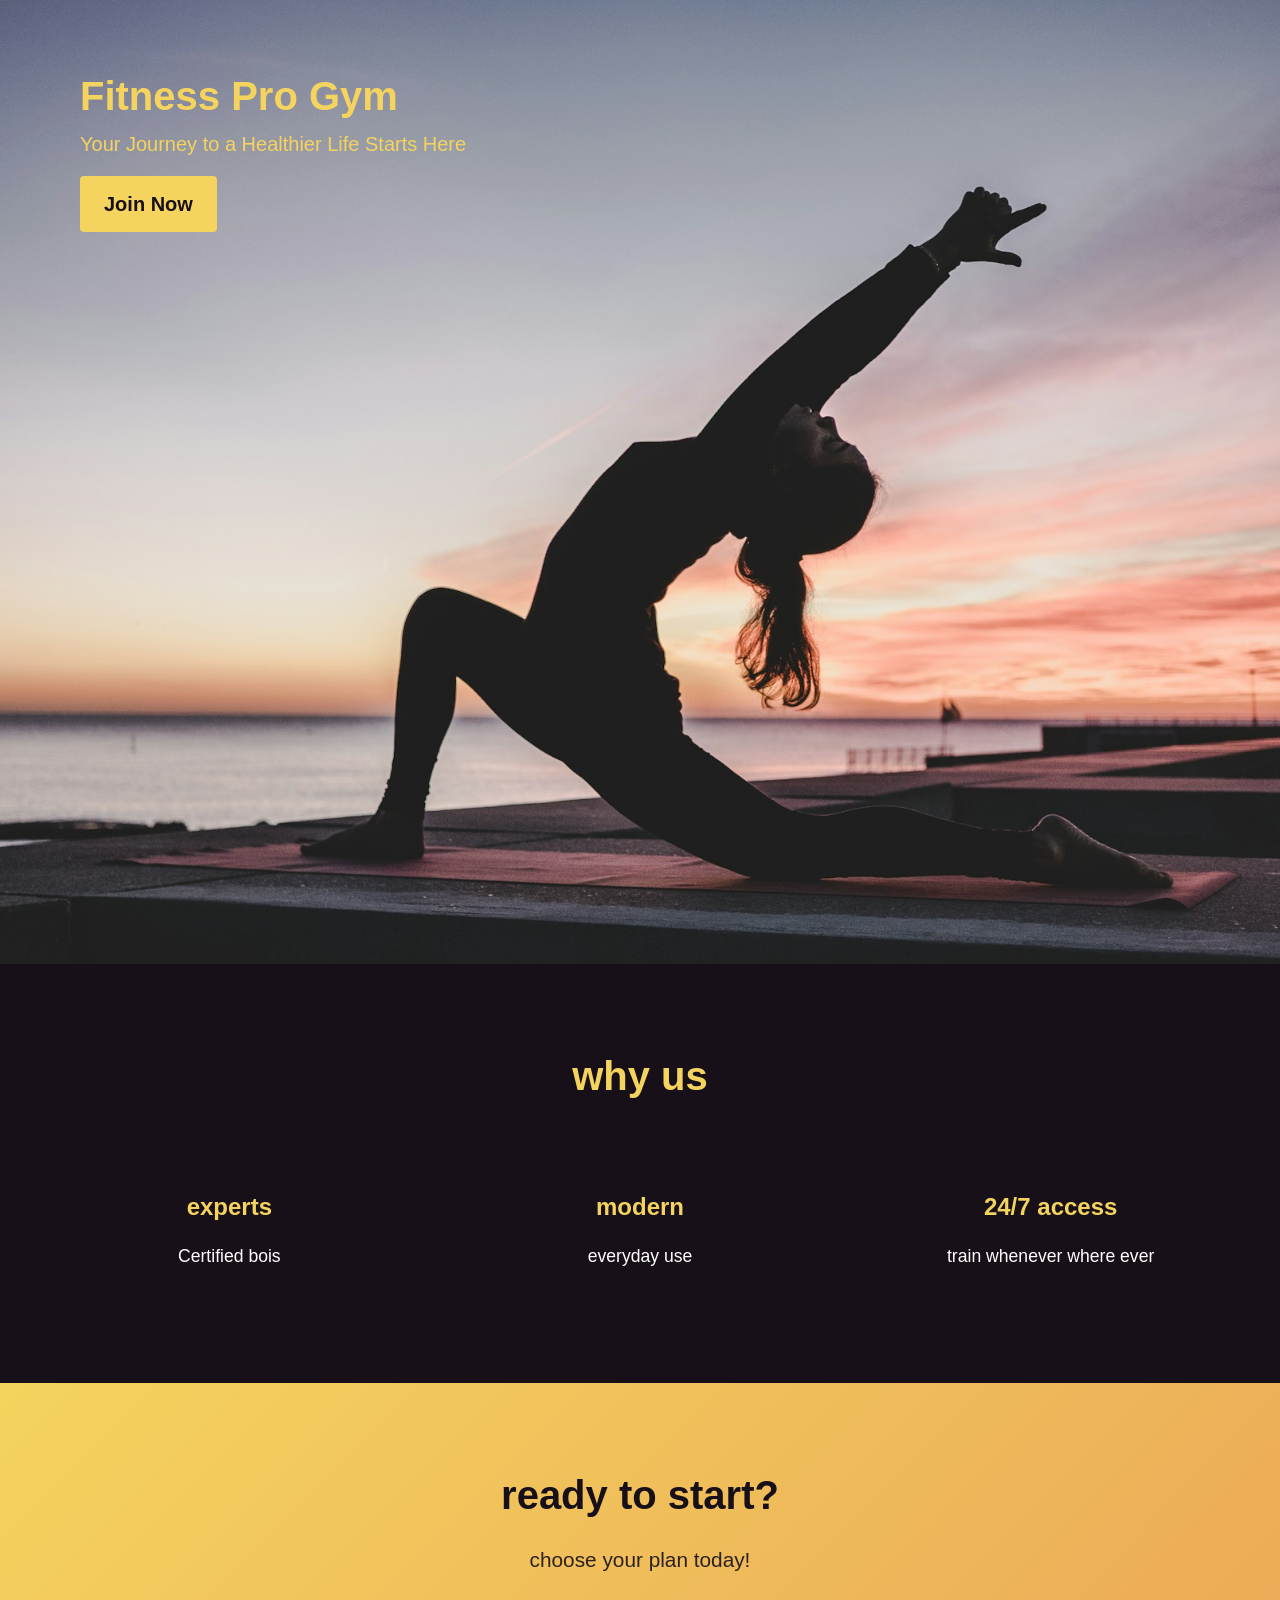
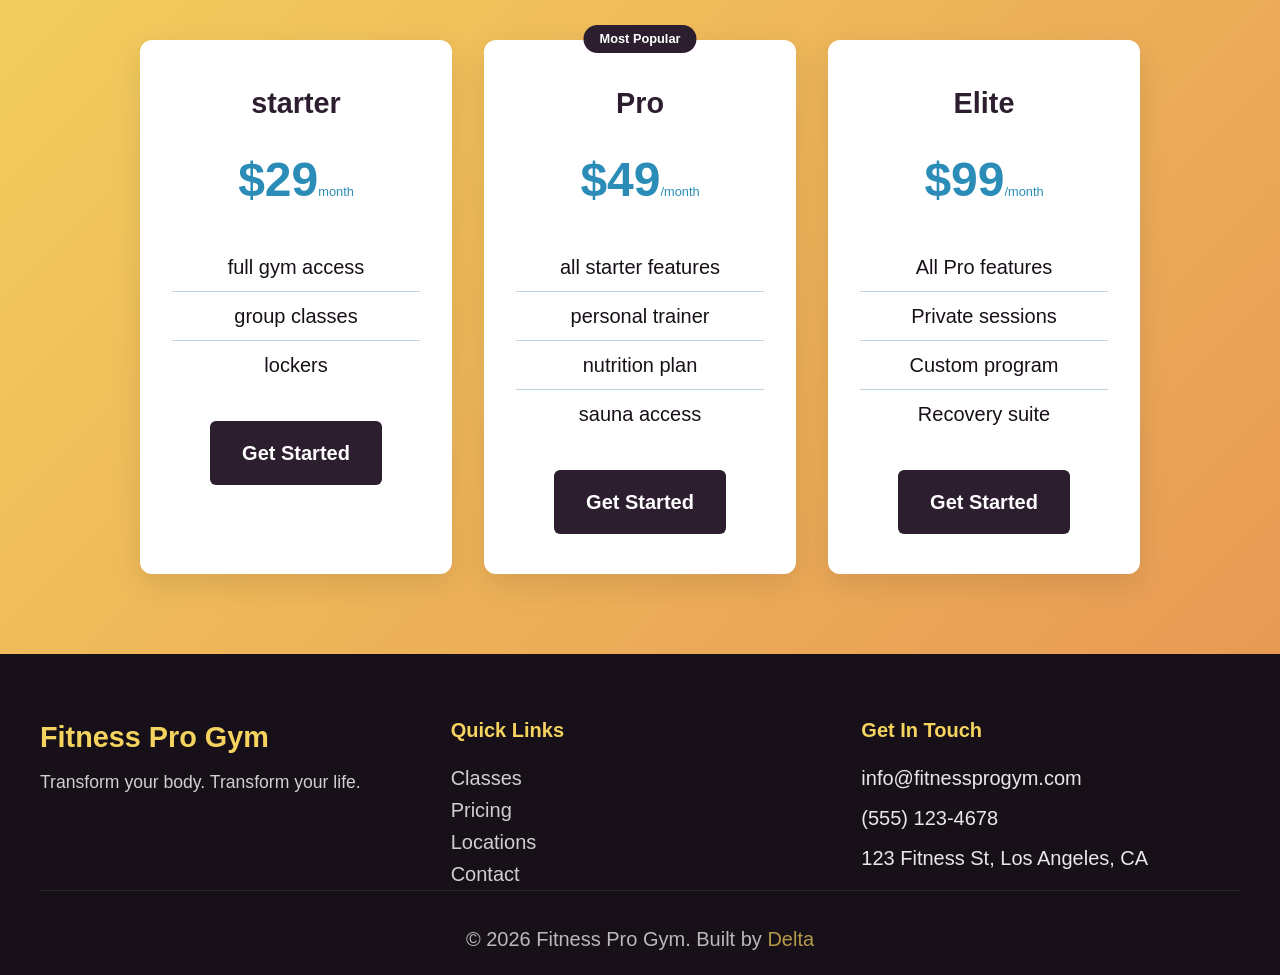
<file: index.html>
<!DOCTYPE html>
<html>
<head>
  <meta charset="UTF-8">
  <meta name="viewport" content="width=device-width, initial-scale=1.0">
  <meta http-equiv="X-UA-Compatible" content="ie=edge">
  <link rel="stylesheet" href= "style.css" media="all">
  <title>Fitness Pro Gym | Join Now</title>
  </head>

  <body>
    <header id="showcase">
        <h1>Fitness Pro Gym</h1>
        <p>Your Journey to a Healthier Life Starts Here</p>
        <a href="#pricing" class="button">Join Now</a>
    </header>

    <section id="features">
      <div class="container">
        <h2> why us</h2>

        <div class="features-grid">
          <div class="feature">
            <h3> experts</h3>
            <p>Certified bois</p>
          </div>

          <div class="feature">
            <h3> modern</h3>
            <p> everyday use</p>
          </div>

          <div class="feature">
            <h3> 24/7 access</h3>
            <p> train whenever where ever</p>
          </div>

        </div>
      </div>
    </section>

    <section id="pricing">
      <div class="container">
        <h2> ready to start?</h2>
        <p class="subtitle"> choose your plan today!</p>

        <div class="pricing-grid">
          <div class="plan">
            <h3>starter</h3>
            <div class="price"> $29<span>month</span></div>
            <ul>
              <li>full gym access</li>
              <li>group classes</li>
              <li>lockers</li>
            </ul>
            <a href="#" class="plan-button">Get Started</a>
          </div>

          <div class="plan popular">
            <div class="popular-badge">Most Popular</div>
            <h3>Pro</h3>
            <div class="price">$49<span>/month</span></div>
            <ul>
              <li>all starter features</li>
              <li>personal trainer</li>
              <li>nutrition plan</li>
              <li>sauna access</li>
            </ul>
            <a href="#" class="plan-button">Get Started</a>
          </div>

          <div class="plan">
            <h3>Elite</h3>
            <div class="price">$99<span>/month</span></div>
            <ul>
              <li>All Pro features</li>
              <li>Private sessions</li>
              <li>Custom program</li>
              <li>Recovery suite</li>
            </ul>
            <a href="#" class="plan-button">Get Started</a>
          </div>
        </div>
      </div>
    </section>

    <footer id="contact">
      <div class="container">
        <div class="footer-content">
          <div class="footer-brand">
            <h3>Fitness Pro Gym</h3>
            <p>Transform your body. Transform your life.</p>
          </div>

          <div class="footer-links">
            <h4>Quick Links</h4>
            <ul>
              <li><a href="#features">Classes</a></li>
              <li><a href="#pricing">Pricing</a></li>
              <li><a href="#">Locations</a></li>
              <li><a href="#">Contact</a></li>
            </ul>
          </div>

          <div class="footer-contact">
            <h4>Get In Touch</h4>
            <p> info@fitnessprogym.com</p>
            <p> (555) 123-4678</p>
            <p> 123 Fitness St, Los Angeles, CA</p>
          </div>
        </div>

        <div class="footer-bottom">
          <p>&copy; 2026 Fitness Pro Gym. Built by <a href="https://github.com/deltoido">Delta</a></p>
        </div>
      </div>
    </footer>
  </body>

</html>
</file>
<file: style.css>
* {
  padding: 0;
  margin: 0;
}

body {
  margin: 0;
  font-family: Arial, "Helvetica Neue", Helvetica, sans-serif;
  font-size: 20px;
  color: #F4D35E;
  line-height: 1.6;
}

#showcase {
  background-image: url('images/unsplash yoga.jpg');
  background-size: cover;
  background-position: center;
  background-repeat: no-repeat;
  height: 100vh;

  display: flex;
  flex-direction: column;
  justify-content: flex-start;
  align-items: flex-start;
  text-align: left;
  padding: 4rem 5rem 0;
}

/*#showcase h1,
#showcase p{
  color:#F4D35E;
  -webkit-text-stroke: 2px #000;
  text-shadow:
    -2px -2px 0 #000,
    2px -2px 0 #000,
    -2px 2px 0 #000,
    2px 2px 0 #000;
  margin-bottom:.5rem;
} */

.button {
  display: inline-block;
  padding: 0.75rem 1.5rem;
  background-color: #F4D35E;
  color: #181018;
  text-decoration: none;
  border-radius: 4px;
  font-weight: bold;
  margin-top: 1rem;
  transition: transform .3s ease;
}

.button:hover{
  background: #E89A55;
  transform: scale(1.05);
}

#features{
  padding: 80px 0;
  background: #181018;
  color: #fff;
}

.container{
  max-width: 1200px;
  margin: 0 auto;
  padding: 0 2rem;
}

#features h2{
  text-align: center;
  font-size: 2.5rem;
  color: #F4D35E;
  margin-bottom: 3rem;
}

.features-grid{
  display: grid;
  grid-template-columns: repeat(3, 1fr);
  gap: 2rem;
}

.feature{
  text-align: center;
  padding: 2rem;
}

.feature h3{
  color: #F4D35E;
  font-size: 1.5rem;
  margin-bottom: 1rem;
}

.feature p{
  font-size: 1.1rem;
  line-height: 1.6;
}

@media (max-width: 900px){
  .container .features-grid{
    grid-template-columns: 1fr;
  }
  .container .pricing-grid{
    grid-template-columns: 1fr;
  }
}

#pricing{
  padding: 80px 0;
  background: linear-gradient(135deg, #F4D35E 0%, #E89A55 100%);
  color: #181018;
}

#pricing h2{
  text-align: center;
  font-size: 2.5rem;
  margin-bottom: 1rem;
}

.subtitle{
  text-align: center;
  font-size: 1.3rem;
  margin-bottom: 4rem;
  opacity: .9;
}

.pricing-grid{
  display: grid;
  grid-template-columns: repeat(3, 1fr);
  gap: 2rem;
  max-width: 1000px;
  margin: 0 auto;
}

.plan{
  background: white;
  padding: 2.5rem 2rem;
  border-radius: 12px;
  text-align: center;
  box-shadow: 0 10px 30px rgba(0,0,0,.1);
  position: relative;
  transition: transform .3s ease;
}

.plan:hover{
  transform: scale(1.05);
}

.popular-badge{
  position: absolute;
  top: -15px;
  left: 50%;
  transform: translateX(-50%);
  background: #2D1E2F;
  color: white;
  padding: .25rem 1rem;
  border-radius: 20px;
  font-size: .8rem;
  font-weight: bold;
}

.plan h3{
  font-size: 1.8rem;
  margin-bottom: 1rem;
  color:#2D1E2F
}

.price{
  font-size: 3rem;
  font-weight: bold;
  color: #2A8CB7;
  margin-bottom: 1.5rem;
}

.price span{
  font-size: .8rem;
  font-weight: normal;
}

.plan ul{
  list-style: none;
  padding: 0;
  margin-bottom: 2rem;
}

.plan li{
  padding: .5rem 0;
  border-bottom: 1px solid #BCD4DE;
}

.plan li:last-child{
  border-bottom: none;
}

.plan-button{
  display: inline-block;
  padding: 1rem 2rem;
  background: #2D1E2F;
  color: white;
  text-decoration: none;
  border-radius: 6px;
  font-weight: bold;
  transition: background 0.3s ease;
}

.plan-button:hover {
  background: #48304B;
}

#contact{
  background: #181018;
  color: #ffffff;
  padding: 60px 0 20px;
}

.footer-content{
  display: grid;
  grid-template-columns: repeat(auto-fit, minmax(250px, 1fr));
  gap: 2rem;
}

.footer-brand h3{
  color: #F4D35E;
  font-size: 1.8rem;
  margin-bottom: .5rem;
}

.footer-brand p{
  opacity: .8;
  font-size: 1.1rem;
}

.footer-links h4,
.footer-contact h4{
  color: #F4D35E;
  margin-bottom: 1rem;
}

.footer-links ul{
  list-style: none;
  padding: 0;
}

.footer-links a{
  color: #ffffff;
  text-decoration: none;
  opacity: .8;
  transition: opacity .3s ease;
}

.footer-links a:hover {
  opacity: 1;
  color: #F4D35E
}

.footer-contact p{
  margin-bottom: .5rem;
  opacity: .9;
}

.footer-bottom{
  border-top: 1px solid #333;
  padding-top: 2rem;
  text-align: center;
  opacity: .7;
}

.footer-bottom a{
  color: #F4D35E;
  text-decoration: none;
}
</file>
